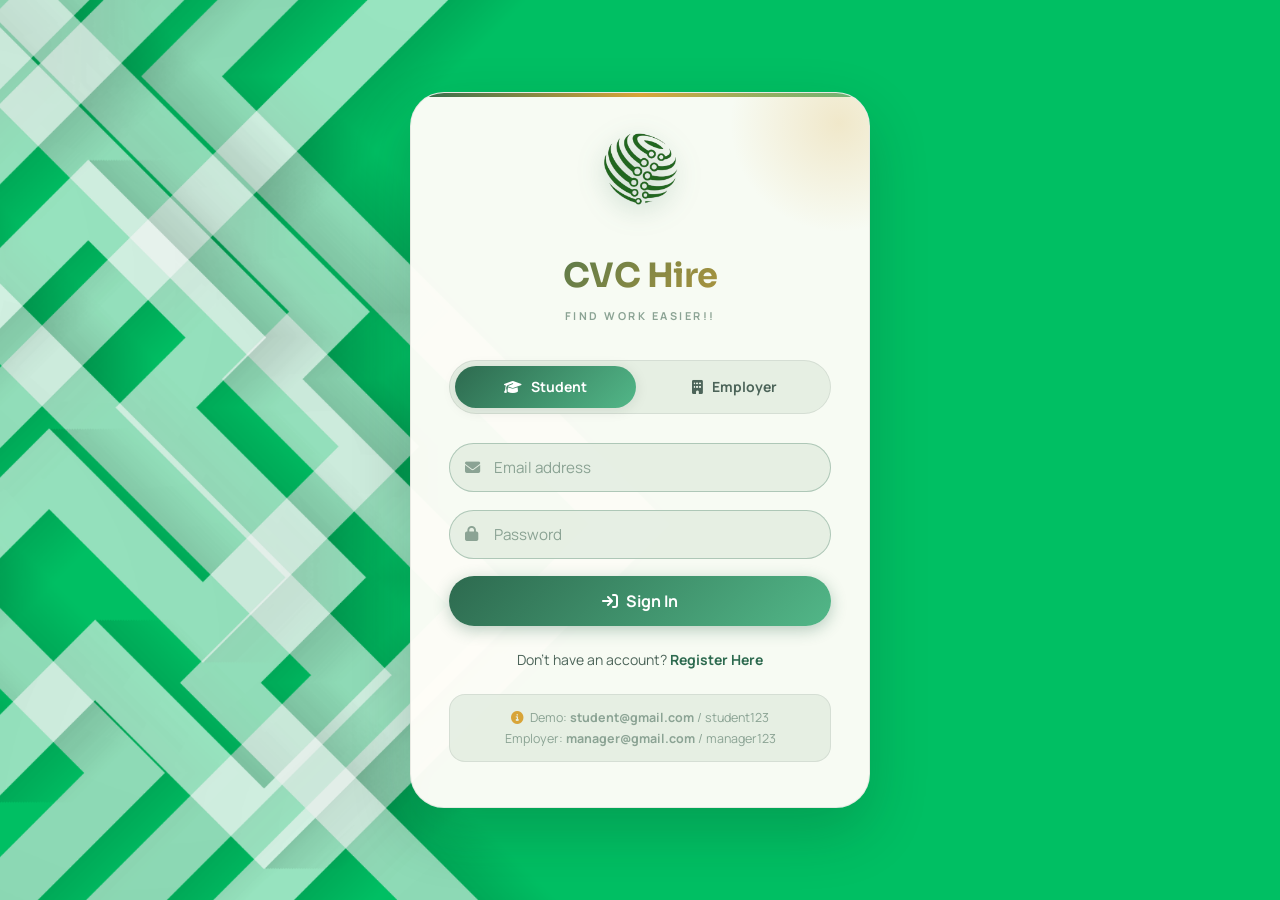
<file: index.html>
<!DOCTYPE html>
<html lang="en">
<head>
    <meta charset="UTF-8">
    <meta name="viewport" content="width=device-width, initial-scale=1.0">
    <title>Kupal's Sign In</title>
    <link rel="stylesheet" href="https://cdnjs.cloudflare.com/ajax/libs/font-awesome/6.5.1/css/all.min.css">
    <link rel="stylesheet" href="JobPortalStyle.css">
</head>
<body class="page-login">
    
<div class="app-container">
    <div class="login-section">
        <div class="login-card">
            <div class="login-brand">
                <div class="logo-icon">
                    <img src="LOGO_jobportal.jpg" alt="Logo" style="width:150px;height:150px;object-fit:contain;">
                </div>
                <h1 style="font-weight: bold;">CVC Hire</h1>
                <span>Find Work Easier!!</span>
            </div>
            <div class="role-tabs" id="roleTabs">
                <div class="role-tab active" data-role="student"><i class="fas fa-graduation-cap"></i> Student</div>
                <div class="role-tab" data-role="employee"><i class="fas fa-building"></i> Employer</div>
            </div>
            <div class="input-group">
                <i class="fas fa-envelope"></i>
                <input type="email" id="loginEmail" placeholder="Email address">
            </div>
            <div class="input-group">
                <i class="fas fa-lock"></i>
                <input type="password" id="loginPassword" placeholder="Password">
            </div>
            <button class="login-btn" id="doLoginBtn"><i class="fas fa-arrow-right-to-bracket"></i> Sign In</button>
            <p class="register-text">Don't have an account? <a href="RegisterPage.html">Register Here</a></p>
            <div class="demo-note">
                <i class="fas fa-info-circle"></i>
                Demo: <strong>student@gmail.com</strong> / student123<br>
                Employer: <strong>manager@gmail.com</strong> / manager123
            </div>
        </div>
    </div>
</div>
<div id="toastMsg"></div>
<script src="api/apiClient.js"></script>
<script src="JobPortalscript.js"></script>
</body>
</html>
</file>
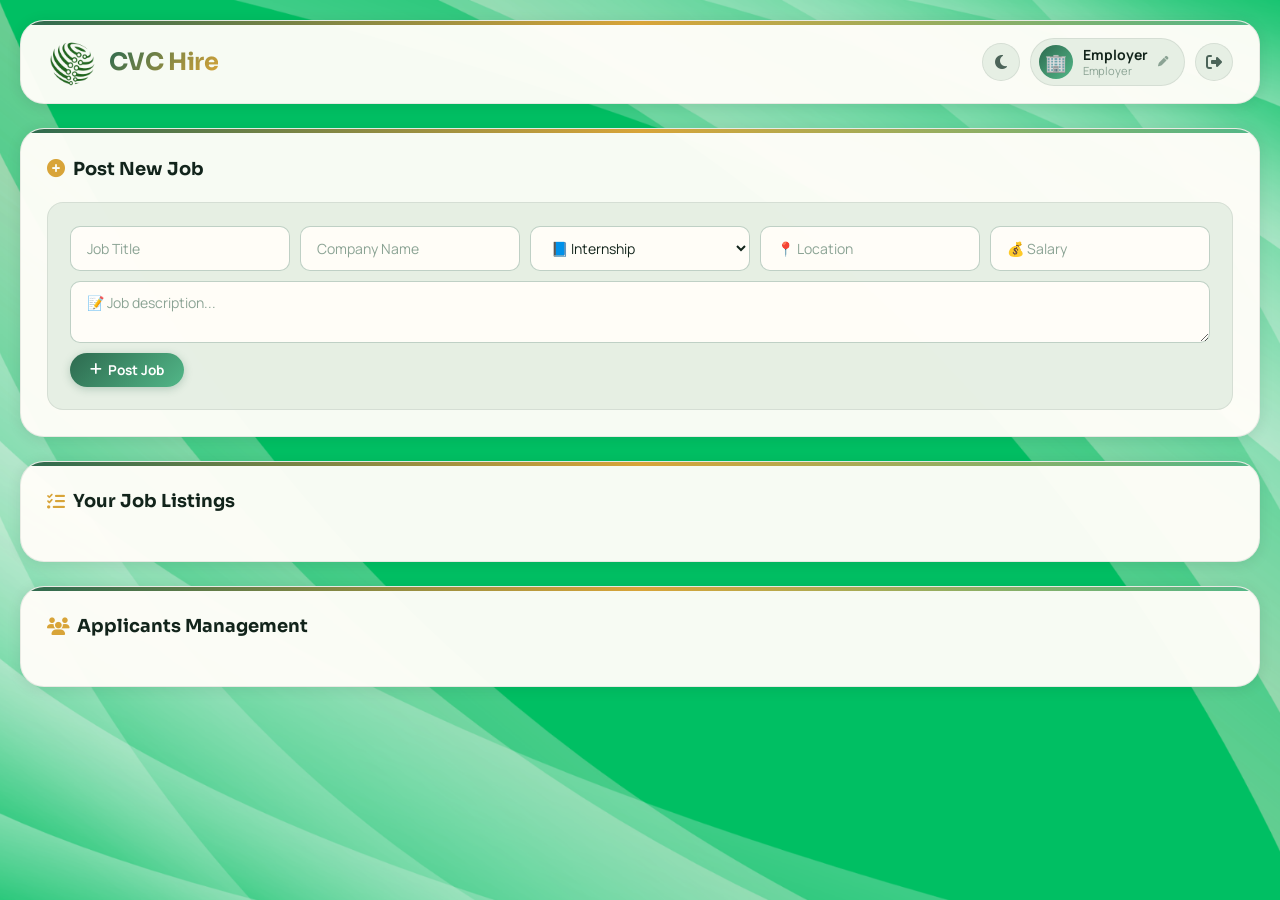
<file: EmployerDashboard.html>
<!DOCTYPE html>
<html lang="en">
<head>
    <meta charset="UTF-8">
    <meta name="viewport" content="width=device-width, initial-scale=1.0">
    <title>Employer Dashboard</title>
    <link rel="stylesheet" href="https://cdnjs.cloudflare.com/ajax/libs/font-awesome/6.5.1/css/all.min.css">
    <link rel="stylesheet" href="JobPortalStyle.css">
</head>
<body class="page-employer">
    

<div id="employerDashboard" class="dashboard-section" style="display:block;">

    <!-- Header -->
    <div class="dashboard-header">
        <div class="logo">
            <div class="logo-icon">
                    <img src="LOGO_jobportal.jpg" alt="Logo" style="width:90px;height:90px;object-fit:contain;">
                </div>
            <div class="logo-text">
                <h1 style="font-weight: bold;">CVC Hire</h1>
                <span></span>
            </div>
        </div>
        <div class="header-actions">
            <button class="dark-toggle" id="darkModeToggle2" title="Toggle dark mode"><i class="fas fa-moon"></i></button>
            <div class="user-welcome" id="empProfileTrigger" title="Edit company profile">
                <div class="user-avatar" id="empUserAvatar">🏢</div>
                <div class="user-info">
                    <span class="user-name" id="empWelcome">Employer</span>
                    <span class="user-role">Employer</span>
                </div>
                <i class="fas fa-pen"></i>
            </div>
            <button class="logout-btn" id="empLogoutBtn" title="Logout"><i class="fas fa-sign-out-alt"></i></button>
        </div>
    </div>

    <div class="dashboard-main">

        <!-- Post New Job -->
        <div class="dashboard-panel">
            <div class="panel-header"><h3><i class="fas fa-plus-circle"></i> Post New Job</h3></div>
            <div class="add-job-form">
                <input type="text" id="jobTitle" placeholder="Job Title">
                <input type="text" id="jobCompany" placeholder="Company Name">
                <select id="jobType">
                    <option value="internship">📘 Internship</option>
                    <option value="fulltime">💼 Full-Time</option>
                    <option value="remote">🏠 Remote</option>
                </select>
                <input type="text" id="jobLocation" placeholder="📍 Location">
                <input type="text" id="jobSalary" placeholder="💰 Salary">
                <textarea id="jobDesc" placeholder="📝 Job description..." rows="2"></textarea>
                <button class="btn-primary" id="postJobBtn"><i class="fas fa-plus"></i> Post Job</button>
            </div>
        </div>

        <!-- Job Listings -->
        <div class="dashboard-panel">
            <div class="panel-header"><h3><i class="fas fa-list-check"></i> Your Job Listings</h3></div>
            <div id="employerJobsList" class="job-list"></div>
        </div>

        <!-- Applicants -->
        <div class="dashboard-panel">
            <div class="panel-header"><h3><i class="fas fa-users"></i> Applicants Management</h3></div>
            <div id="allApplicationsList" class="job-list"></div>
        </div>

    </div>
</div>

<div id="companyProfileModal" class="modal-overlay">
    <div class="modal-box modal-box--large">
        <button class="modal-close" id="closeCompanyProfileModal"><i class="fas fa-times"></i></button>
        <h2 class="modal-title">Company Profile</h2>
        <p class="modal-subtitle">This information is visible to students browsing your job listings</p>

        <div class="profile-preview">
            <div class="preview-photo-wrap">
                <div class="preview-avatar">🏢</div>
            </div>
            <div class="preview-name" id="cpPreviewName">Your Company</div>
            <div class="preview-role">Employer</div>
        </div>

        <div class="profile-tabs">
            <button class="profile-tab-btn active" data-tab="cpcontact"><i class="fas fa-user-tie"></i> Contact</button>
            <button class="profile-tab-btn" data-tab="cpcompany"><i class="fas fa-building"></i> Company</button>
        </div>

        <!-- TAB: Contact -->
        <div class="profile-tab-content active" id="tab-cpcontact">
            <div class="form-group">
                <label><i class="fas fa-user"></i> Contact Person Name</label>
                <input type="text" id="cpContactName" placeholder="e.g. Juan Dela Cruz">
            </div>
            <div class="form-group">
                <label><i class="fas fa-phone"></i> Contact / Company Number</label>
                <input type="tel" id="cpPhone" placeholder="e.g. 09XX-XXX-XXXX or (02) XXX-XXXX">
            </div>
            <div class="form-group">
                <label><i class="fas fa-map-marker-alt"></i> Office Address</label>
                <input type="text" id="cpAddress" placeholder="e.g. Brgy., City, Province">
            </div>
        </div>

        <!-- TAB: Company Details -->
        <div class="profile-tab-content" id="tab-cpcompany">
            <div class="form-group">
                <label><i class="fas fa-building"></i> Company Name</label>
                <input type="text" id="cpCompanyName" placeholder="e.g. TechCorp Inc.">
            </div>
            <div class="form-group">
                <label><i class="fas fa-industry"></i> Industry</label>
                <input type="text" id="cpIndustry" placeholder="e.g. Information Technology, Healthcare, BPO...">
            </div>
            <div class="form-group">
                <label><i class="fas fa-globe"></i> Website</label>
                <input type="url" id="cpWebsite" placeholder="https://yourcompany.com">
            </div>
            <div class="form-group">
                <label><i class="fas fa-align-left"></i> Company Description</label>
                <textarea id="cpDescription" rows="5" placeholder="Tell students about your company, culture, and what makes you a great place to work..."></textarea>
            </div>
        </div>

        <div class="modal-actions" style="margin-top:1.4rem;">
            <button class="btn-cancel" id="cancelCompanyProfileBtn">Cancel</button>
            <button class="btn-save" id="saveCompanyProfileBtn"><i class="fas fa-check"></i> Save Profile</button>
        </div>
    </div>
</div>

<!-- ══ Applicant Detail Modal ══ -->
<div id="applicantDetailModal" class="modal-overlay">
    <div class="modal-box wide">
        <button class="modal-close" id="closeApplicantDetailModal"><i class="fas fa-times"></i></button>
        <h2 class="modal-title" id="applicantDetailName">Applicant Profile</h2>
        <p class="modal-subtitle">Student profile details</p>
        <div id="applicantDetailContent"></div>
    </div>
</div>

<!-- ══ Interview / Message Modal ══ -->
<div id="interviewModal" class="modal-overlay">
    <div class="modal-box wide">
        <button class="modal-close" id="closeInterviewModal"><i class="fas fa-times"></i></button>
        <h2 class="modal-title" id="ivTitle">Interview Chat</h2>
        <p class="modal-subtitle" id="ivSubtitle"></p>
        <div id="ivMessages" class="iv-messages-box"></div>
        <div class="iv-input-row">
            <textarea id="ivInput" class="iv-input" placeholder="Type your message… (Enter to send, Shift+Enter for new line)" rows="2"></textarea>
            <button class="iv-send-btn" id="ivSendBtn"><i class="fas fa-paper-plane"></i></button>
        </div>
    </div>
</div>

<div id="toastMsg"></div>
<script src="api/apiClient.js"></script>
<script src="JobPortalscript.js"></script>
</body>
</html>
</file>
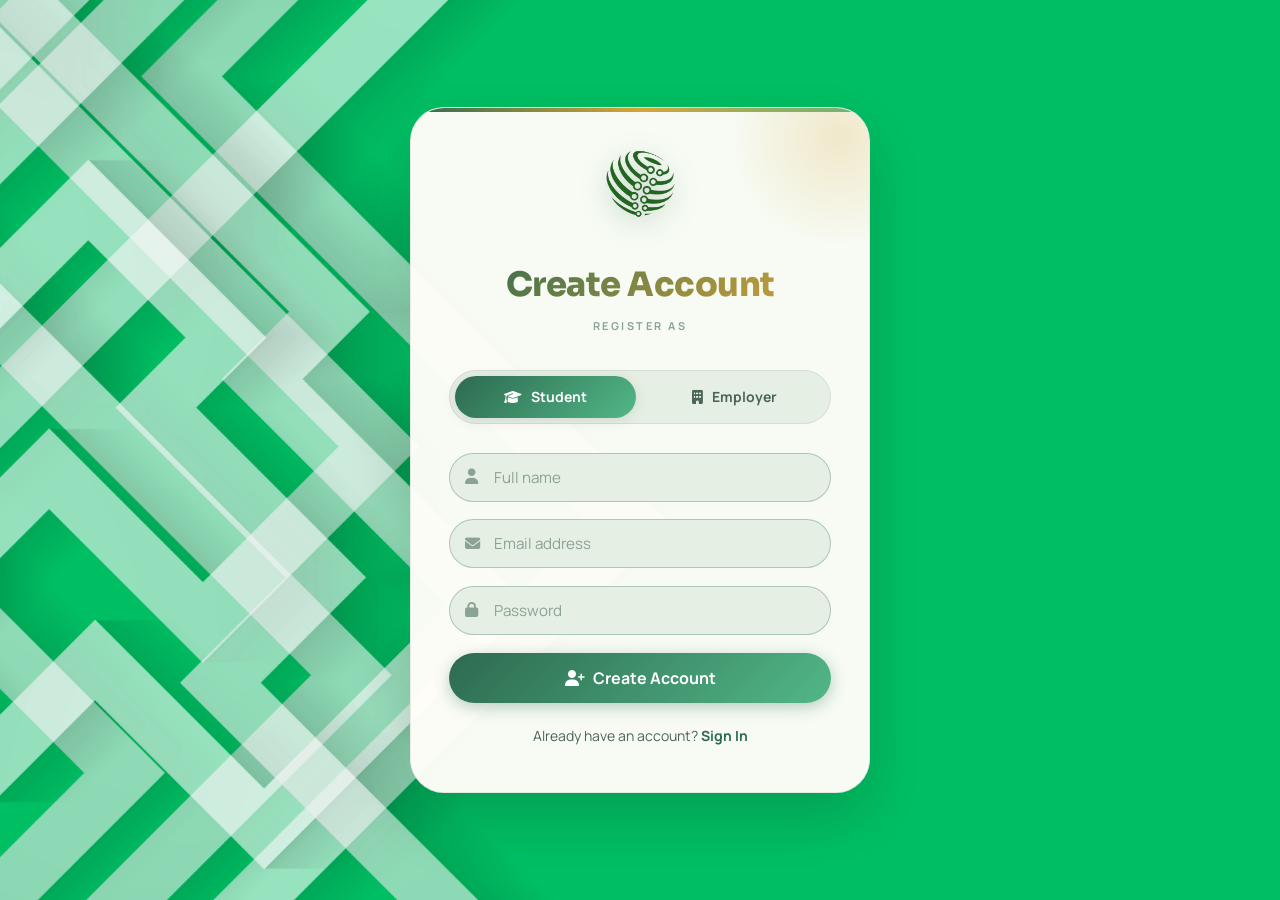
<file: RegisterPage.html>
<!DOCTYPE html>
<html lang="en">
<head>
    <meta charset="UTF-8">
    <meta name="viewport" content="width=device-width, initial-scale=1.0">
    <title>Kupal's Register</title>
    <link rel="stylesheet" href="https://cdnjs.cloudflare.com/ajax/libs/font-awesome/6.5.1/css/all.min.css">
    <link rel="stylesheet" href="JobPortalStyle.css">
</head>
<body class="page-register">
    
<div class="app-container">
    <div class="login-section">
        <div class="login-card">
            <div class="login-brand">
                <div class="logo-icon">
                    <img src="LOGO_jobportal.jpg" alt="Logo" style="width:140px;height:140px;object-fit:contain;">
                </div>
                <h1>Create Account</h1>
                <span>Register as </span>
            </div>
            <div class="role-tabs" id="registerRoleTabs">
                <div class="role-tab active" data-role="student"><i class="fas fa-graduation-cap"></i> Student</div>
                <div class="role-tab" data-role="employee"><i class="fas fa-building"></i> Employer</div>
            </div>
            <div class="input-group">
                <i class="fas fa-user"></i>
                <input type="text" id="registerName" placeholder="Full name">
            </div>
            <div class="input-group">
                <i class="fas fa-envelope"></i>
                <input type="email" id="registerEmail" placeholder="Email address">
            </div>
            <div class="input-group">
                <i class="fas fa-lock"></i>
                <input type="password" id="registerPassword" placeholder="Password">
            </div>
            <button class="login-btn" id="registerBtn"><i class="fas fa-user-plus"></i> Create Account</button>
            <p class="register-text">Already have an account? <a href="index.html">Sign In</a></p>
        </div>
        
    </div>
</div>
<div id="toastMsg"></div>
<script src="api/apiClient.js"></script>
<script src="JobPortalscript.js"></script>
</body>
</html>
</file>
<file: JobPortalStyle.css>
@import url('https://fonts.googleapis.com/css2?family=Sora:wght@400;600;700;800&family=Manrope:wght@400;500;600;700;800&display=swap');


*, *::before, *::after { margin: 0; padding: 0; box-sizing: border-box; }

/* ══════════════════════════════════════
   LIGHT MODE — warm ivory glass over forest
   green photography, gold "growth" accent
   ══════════════════════════════════════ */
:root {
    --bg:         rgba(250, 248, 241, 0.70);
    --surface:    rgba(255, 253, 248, 0.97);
    --surface2:   rgba(228, 238, 226, 0.92);
    --border:     rgba(18, 36, 27, 0.08);
    --border2:    rgba(45, 106, 79, 0.30);
    --text:       #12241b;
    --text2:      #4c6459;
    --text3:      #8ba394;
    --accent:     #2d6a4f;
    --accent2:    #52b788;
    --accent-bg:  rgba(45, 106, 79, 0.13);
    --accent-rgb: 45, 106, 79;
    --green:      #2d6a4f;
    --green-rgb:  45,106,79;
    --green-bg:   rgba(45,106,79,0.12);
    --amber:      #c98a2c;
    --amber-bg:   rgba(201,138,44,0.13);
    --red:        #b23a2e;
    --red-bg:     rgba(178,58,46,0.10);
    --purple:     #6d5daf;
    --purple-bg:  rgba(109,93,175,0.11);
    --gold:       #d8a438;
    --gold2:      #f2c572;
    --gold-bg:    rgba(216,164,56,0.15);
    --gold-rgb:   216,164,56;
    --radius:     16px;
    --radius-sm:  10px;
    --radius-lg:  24px;
    --radius-xl:  34px;
    --shadow:     0 2px 14px rgba(18,36,27,0.10);
    --shadow-md:  0 10px 28px rgba(18,36,27,0.14);
    --shadow-lg:  0 24px 60px rgba(18,36,27,0.20);
    --font:       'Manrope', sans-serif;
    --font-serif: 'Sora', sans-serif;
    --transition: 0.22s cubic-bezier(0.4,0,0.2,1);
    --growth-line: linear-gradient(90deg, var(--accent) 0%, var(--gold) 50%, var(--accent2) 100%);
}

/* ══════════════════════════════════════
   DARK MODE — deep pine surfaces,
   luminous leaf + gold glow accents
   ══════════════════════════════════════ */
body.dark-mode {
    --bg:         #0f1c16;
    --surface:    #16261e;
    --surface2:   #1c2f25;
    --border:     rgba(255,255,255,0.08);
    --border2:    rgba(82,183,136,0.32);
    --text:       #edf3ee;
    --text2:      #a9c2b4;
    --text3:      #6e8779;
    --accent:     #52b788;
    --accent2:    #83d9ae;
    --accent-bg:  rgba(82,183,136,0.17);
    --accent-rgb: 82, 183, 136;
    --green:      #52b788;
    --green-rgb:  82,183,136;
    --green-bg:   rgba(82,183,136,0.15);
    --amber:      #e8b34e;
    --amber-bg:   rgba(232,179,78,0.15);
    --red:        #e2685a;
    --red-bg:     rgba(226,104,90,0.14);
    --purple:     #9689d6;
    --purple-bg:  rgba(150,137,214,0.15);
    --gold:       #f0c462;
    --gold2:      #f7da9b;
    --gold-bg:    rgba(240,196,98,0.16);
    --gold-rgb:   240,196,98;
    --shadow:     0 2px 12px rgba(0,0,0,0.28);
    --shadow-md:  0 10px 28px rgba(0,0,0,0.36);
    --shadow-lg:  0 24px 60px rgba(0,0,0,0.5);
}

/* ══ BASE BODY ══ */
body {
    font-family: var(--font);
    background: var(--bg);
    color: var(--text);
    min-height: 100vh;
    line-height: 1.6;
    transition: background var(--transition), color var(--transition);
    padding: 20px;
}

/* ══ PER-PAGE BACKGROUNDS ══ */
body.page-login,
body.page-register {
    background-image: url('LogIn_and_Register.jpg');
    background-size: cover;
    background-position: center;
    background-attachment: fixed;
}

body.page-student {
    background-image: url('Students_BG.png');
    background-size: cover;
    background-position: center;
    background-attachment: fixed;
}

body.page-employer {
    background-image: url('Employer_BG.png');
    background-size: cover;
    background-position: center;
    background-attachment: fixed;
}

::-webkit-scrollbar { width: 6px; height: 6px; }
::-webkit-scrollbar-track { background: transparent; }
::-webkit-scrollbar-thumb { background: var(--border2); border-radius: 99px; }

/* ══ LOGIN / REGISTER ══ */
.app-container { max-width: 1440px; margin: 0 auto; }

.login-section {
    display: flex; justify-content: center; align-items: center;
    min-height: calc(100vh - 40px);
}

.login-card {
    width: 100%; max-width: 460px;
    background: var(--surface);
    border: 1px solid var(--border);
    border-radius: var(--radius-xl);
    padding: 2.8rem 2.4rem;
    box-shadow: var(--shadow-lg);
    animation: slideUp 0.45s cubic-bezier(0.4,0,0.2,1) both;
    position: relative;
    overflow: hidden;
}

/* Signature "growth line" — every major panel opens with this gradient,
   a quiet nod to career trajectories: forest -> gold -> leaf */
.login-card::before,
.dashboard-header::before,
.dashboard-panel::before,
.modal-box::before {
    content: "";
    position: absolute; top: 0; left: 0; right: 0; height: 4px;
    background: var(--growth-line);
}

.login-card::after {
    content: "";
    position: absolute; top: -80px; right: -80px;
    width: 220px; height: 220px; border-radius: 50%;
    background: radial-gradient(circle, rgba(var(--gold-rgb),0.22), transparent 70%);
    pointer-events: none;
}

.login-brand { text-align: center; margin-bottom: 2rem; position: relative; }

.login-brand .logo-icon {
    background: transparent;
    box-shadow: none;
    width: 56px; height: 56px;
    display: inline-flex; align-items: center; justify-content: center;
    margin: 0 auto 12px;
    filter: drop-shadow(0 6px 14px rgba(var(--accent-rgb),0.35));
}

.login-brand h1 {
    font-family: var(--font-serif); font-size: 2.1rem; font-weight: 800;
    letter-spacing: -0.5px;
    background: linear-gradient(135deg, var(--accent), var(--gold));
    -webkit-background-clip: text; background-clip: text; color: transparent;
}
.login-brand span {
    font-size: 0.68rem; letter-spacing: 2.5px; color: var(--text3);
    font-weight: 700; text-transform: uppercase;
}

.role-tabs {
    display: flex; gap: 8px;
    background: var(--surface2); border: 1px solid var(--border);
    padding: 5px; border-radius: 99px; margin-bottom: 1.8rem;
}
.role-tab {
    flex: 1; text-align: center; padding: 10px 0; border-radius: 99px;
    cursor: pointer; font-weight: 700; font-size: 0.875rem; color: var(--text2);
    transition: all var(--transition); user-select: none;
}
.role-tab.active { background: linear-gradient(135deg, var(--accent), var(--accent2)); color: #fff; box-shadow: var(--shadow); }
.role-tab i { margin-right: 6px; }

.input-group { position: relative; margin-bottom: 1.1rem; }
.input-group i {
    position: absolute; left: 16px; top: 50%; transform: translateY(-50%);
    color: var(--text3); font-size: 0.95rem; pointer-events: none;
}
.input-group input {
    width: 100%; padding: 13px 16px 13px 44px;
    border: 1.5px solid var(--border2); border-radius: 99px;
    font-family: var(--font); font-size: 0.95rem;
    background: var(--surface2); color: var(--text); outline: none;
    transition: border-color var(--transition), box-shadow var(--transition);
}
.input-group input:focus {
    border-color: var(--accent);
    box-shadow: 0 0 0 3px var(--accent-bg);
    background: var(--surface);
}
.input-group input::placeholder { color: var(--text3); }

.login-btn {
    width: 100%;
    background: linear-gradient(135deg, var(--accent), var(--accent2));
    color: white; border: none; padding: 14px; border-radius: 99px;
    font-family: var(--font); font-weight: 700; font-size: 1rem; cursor: pointer;
    display: flex; align-items: center; justify-content: center; gap: 8px;
    transition: all var(--transition);
    box-shadow: 0 4px 16px rgba(var(--accent-rgb),0.32);
    margin-top: 0.4rem;
}
.login-btn:hover { transform: translateY(-2px); box-shadow: 0 10px 26px rgba(var(--accent-rgb),0.42); }
.login-btn:active { transform: translateY(0); }

.register-text { text-align: center; margin-top: 1.4rem; font-size: 0.875rem; color: var(--text2); }
.register-text a { color: var(--accent); font-weight: 700; text-decoration: none; }
.register-text a:hover { color: var(--gold); text-decoration: underline; }

.demo-note {
    margin-top: 1.4rem; background: var(--surface2); border: 1px solid var(--border);
    border-radius: var(--radius); padding: 12px 16px;
    font-size: 0.78rem; color: var(--text3); text-align: center; line-height: 1.7;
}
.demo-note i { color: var(--gold); margin-right: 4px; }

/* ══ DASHBOARD LAYOUT ══ */
.dashboard-section { display: none; animation: slideUp 0.35s ease both; }

.dashboard-header {
    background: var(--surface); border: 1px solid var(--border);
    border-radius: var(--radius-lg); padding: 1rem 1.6rem;
    margin-bottom: 1.5rem;
    display: flex; align-items: center; justify-content: space-between;
    flex-wrap: wrap; gap: 1rem;
    box-shadow: var(--shadow); position: sticky; top: 20px; z-index: 100;
    overflow: hidden;
}

.logo { display: flex; align-items: center; gap: 12px; }

.logo-icon {
    background: transparent;
    box-shadow: none;
    width: 50px; height: 50px;
    display: flex; align-items: center; justify-content: center;
    transition: transform var(--transition);
}
.logo:hover .logo-icon { transform: rotate(6deg) scale(1.05); }

.logo-text h1 {
    font-family: var(--font-serif); font-size: 1.5rem; font-weight: 800;
    letter-spacing: -0.4px;
    background: linear-gradient(135deg, var(--accent), var(--gold));
    -webkit-background-clip: text; background-clip: text; color: transparent; line-height: 1.1;
}
.logo-text span { font-size: 0.62rem; letter-spacing: 2px; color: var(--text3); font-weight: 700; text-transform: uppercase; }

.header-actions { display: flex; align-items: center; gap: 10px; }

.dark-toggle {
    width: 38px; height: 38px; background: var(--surface2); border: 1px solid var(--border);
    border-radius: 99px; cursor: pointer; display: flex; align-items: center; justify-content: center;
    font-size: 1rem; color: var(--text2); transition: all var(--transition);
}
.dark-toggle:hover { background: var(--gold-bg); color: var(--gold); border-color: var(--gold); transform: rotate(20deg); }

.user-welcome {
    display: flex; align-items: center; gap: 10px;
    background: var(--surface2); border: 1px solid var(--border);
    padding: 6px 16px 6px 8px; border-radius: 99px;
    cursor: pointer; transition: all var(--transition);
}
.user-welcome:hover { border-color: var(--accent); background: var(--accent-bg); }

.user-avatar {
    width: 34px; height: 34px;
    background: linear-gradient(135deg, var(--accent), var(--accent2));
    border-radius: 50%; display: flex; align-items: center; justify-content: center;
    font-size: 1.1rem; overflow: hidden;
}
.user-avatar img { width: 100%; height: 100%; object-fit: cover; border-radius: 50%; }
.user-info { display: flex; flex-direction: column; line-height: 1.2; }
.user-name { font-size: 0.875rem; font-weight: 700; color: var(--text); }
.user-role { font-size: 0.7rem; color: var(--text3); }
.user-welcome i { font-size: 0.65rem; color: var(--text3); }

.logout-btn {
    width: 38px; height: 38px; background: var(--surface2); border: 1px solid var(--border);
    border-radius: 99px; cursor: pointer; display: flex; align-items: center; justify-content: center;
    font-size: 1rem; color: var(--text2); transition: all var(--transition);
}
.logout-btn:hover { background: var(--red-bg); color: var(--red); border-color: var(--red); }

/* ══ STATS ══ */
.stats-grid {
    display: grid; grid-template-columns: repeat(auto-fit, minmax(200px, 1fr));
    gap: 1rem; margin-bottom: 1.5rem;
}
.stat-card {
    background: var(--surface); border: 1px solid var(--border); border-radius: var(--radius);
    padding: 1.2rem 1.4rem; display: flex; align-items: center; gap: 1rem;
    box-shadow: var(--shadow); transition: all var(--transition); cursor: pointer;
    position: relative;
}
.stat-card:hover { transform: translateY(-4px); box-shadow: var(--shadow-md); border-color: var(--gold); }
.stat-icon {
    width: 50px; height: 50px; flex-shrink: 0;
    background: linear-gradient(135deg, var(--accent-bg), var(--gold-bg));
    border-radius: var(--radius-sm); display: flex; align-items: center; justify-content: center;
    font-size: 1.3rem; color: var(--accent);
}
.stat-info h3 { font-size: 1.8rem; font-weight: 800; line-height: 1.1; font-family: var(--font-serif); }
.stat-info p { font-size: 0.8rem; color: var(--text2); margin-top: 2px; }

/* ══ SEARCH & FILTERS ══ */
.search-bar { display: flex; gap: 10px; flex-wrap: wrap; margin-bottom: 1.5rem; }
.search-input {
    flex: 2; min-width: 200px; padding: 12px 20px;
    border: 1.5px solid var(--border2); border-radius: 99px; outline: none;
    font-family: var(--font); font-size: 0.9rem; background: var(--surface); color: var(--text);
    transition: all var(--transition);
}
.search-input:focus { border-color: var(--accent); box-shadow: 0 0 0 3px var(--accent-bg); }
.search-input::placeholder { color: var(--text3); }

select {
    padding: 12px 18px; border: 1.5px solid var(--border2); border-radius: 99px;
    font-family: var(--font); font-size: 0.875rem; background: var(--surface); color: var(--text);
    cursor: pointer; outline: none; transition: border-color var(--transition);
}
select:focus { border-color: var(--accent); }

.filter-group { display: flex; gap: 8px; flex-wrap: wrap; }
.filter-btn {
    background: var(--surface2); border: 1.5px solid var(--border);
    padding: 9px 20px; border-radius: 99px;
    font-family: var(--font); font-weight: 700; font-size: 0.85rem;
    color: var(--text2); cursor: pointer; transition: all var(--transition);
}
.filter-btn:hover { border-color: var(--gold); color: var(--gold); }
.filter-btn.active {
    background: linear-gradient(135deg, var(--accent), var(--accent2)); border-color: var(--accent); color: white;
    box-shadow: 0 4px 12px rgba(var(--accent-rgb),0.32);
}

/* ══ PANELS & CARDS ══ */
.dashboard-main { display: flex; flex-direction: column; gap: 1.5rem; }

.dashboard-panel {
    background: var(--surface); border: 1px solid var(--border);
    border-radius: var(--radius-lg); padding: 1.6rem; box-shadow: var(--shadow);
    position: relative; overflow: hidden;
}
.panel-header {
    display: flex; justify-content: space-between; align-items: center;
    flex-wrap: wrap; gap: 1rem; margin-bottom: 1.2rem;
}
.panel-header h3 { font-family: var(--font-serif); font-size: 1.12rem; font-weight: 700; display: flex; align-items: center; gap: 8px; }
.panel-header h3 i { color: var(--gold); }

.job-list { display: flex; flex-direction: column; gap: 10px; }

.job-card {
    background: var(--surface2); border: 1.5px solid var(--border); border-radius: var(--radius);
    padding: 1.1rem 1.4rem 1.1rem 1.2rem; display: flex; justify-content: space-between;
    align-items: center; flex-wrap: wrap; gap: 1rem;
    transition: all var(--transition); cursor: pointer;
    border-left: 4px solid var(--border2);
}
.job-card:hover {
    border-color: var(--accent); border-left-color: var(--gold); background: var(--surface);
    box-shadow: var(--shadow-md); transform: translateX(4px);
}
/* job-type accent — encodes the listing type at a glance */
.job-card[data-type="internship"] { border-left-color: var(--gold); }
.job-card[data-type="fulltime"]   { border-left-color: var(--accent); }
.job-card[data-type="remote"]     { border-left-color: var(--accent2); }

.job-info h4 { font-size: 1rem; font-weight: 700; margin-bottom: 4px; color: var(--text); }
.job-meta { display: flex; flex-wrap: wrap; gap: 12px; font-size: 0.82rem; color: var(--text2); margin: 6px 0; }
.job-meta span { display: flex; align-items: center; gap: 5px; }
.job-meta i { color: var(--text3); font-size: 0.75rem; }
.job-actions { display: flex; gap: 8px; flex-wrap: wrap; align-items: center; }

/* ══ BUTTONS ══ */
.btn-primary {
    background: linear-gradient(135deg, var(--accent), var(--accent2));
    color: white; border: none; padding: 8px 20px; border-radius: 99px;
    font-family: var(--font); font-weight: 700; font-size: 0.85rem;
    cursor: pointer; transition: all var(--transition);
    box-shadow: 0 2px 8px rgba(var(--accent-rgb),0.28);
    display: inline-flex; align-items: center; gap: 6px;
}
.btn-primary:hover { transform: translateY(-2px); box-shadow: 0 8px 18px rgba(var(--accent-rgb),0.4); }
.btn-primary:disabled { opacity: 0.5; cursor: not-allowed; transform: none; }

.btn-outline {
    background: var(--surface); border: 1.5px solid var(--border2); color: var(--text2);
    padding: 8px 18px; border-radius: 99px;
    font-family: var(--font); font-weight: 700; font-size: 0.85rem;
    cursor: pointer; transition: all var(--transition);
}
.btn-outline:hover { border-color: var(--accent); color: var(--accent); }
.btn-outline.saved { background: var(--gold-bg); border-color: var(--gold); color: var(--gold); }

.btn-danger {
    background: var(--red-bg); border: 1.5px solid var(--red); color: var(--red);
    padding: 8px 18px; border-radius: 99px;
    font-family: var(--font); font-weight: 700; font-size: 0.85rem;
    cursor: pointer; transition: all var(--transition);
}
.btn-danger:hover { background: var(--red); color: white; }

.view-details-btn {
    background: var(--accent-bg); border: 1.5px solid var(--accent); color: var(--accent);
    padding: 8px 18px; border-radius: 99px;
    font-family: var(--font); font-weight: 700; font-size: 0.85rem;
    cursor: pointer; transition: all var(--transition);
}
.view-details-btn:hover { background: var(--accent); color: white; }

/* ══ STATUS BADGES ══ */
.status-badge {
    display: inline-flex; align-items: center; gap: 5px;
    padding: 5px 14px; border-radius: 99px;
    font-size: 0.75rem; font-weight: 800; letter-spacing: 0.3px;
}
.status-badge.Pending   { background: var(--amber-bg);  color: var(--amber); }
.status-badge.Interview { background: var(--purple-bg); color: var(--purple); }
.status-badge.Accepted  { background: var(--green-bg);  color: var(--green); }
.status-badge.Rejected  { background: var(--red-bg);    color: var(--red); }

/* ══ ADD JOB FORM ══ */
.add-job-form {
    display: flex; flex-wrap: wrap; gap: 10px;
    background: var(--surface2); border: 1px solid var(--border);
    padding: 1.4rem; border-radius: var(--radius);
}
.add-job-form input,
.add-job-form select,
.add-job-form textarea {
    flex: 1; min-width: 160px; padding: 11px 16px;
    border: 1.5px solid var(--border2); border-radius: var(--radius-sm);
    font-family: var(--font); font-size: 0.875rem;
    background: var(--surface); color: var(--text); outline: none;
    transition: border-color var(--transition); resize: vertical;
}
.add-job-form textarea { min-width: 100%; }
.add-job-form input:focus,
.add-job-form select:focus,
.add-job-form textarea:focus { border-color: var(--accent); }
.add-job-form input::placeholder,
.add-job-form textarea::placeholder { color: var(--text3); }

/* ══ MODALS ══ */
.modal-overlay {
    display: none; position: fixed; inset: 0;
    background: rgba(8,18,13,0.6);
    backdrop-filter: blur(8px); -webkit-backdrop-filter: blur(8px);
    z-index: 1000; justify-content: center; align-items: center; padding: 20px;
}
.modal-overlay.open { display: flex; }

.modal-box {
    background: var(--surface); border: 1px solid var(--border);
    border-radius: var(--radius-xl); padding: 2rem;
    width: 100%; max-width: 500px; max-height: 90vh; overflow-y: auto;
    position: relative; animation: scaleIn 0.25s cubic-bezier(0.4,0,0.2,1) both;
    box-shadow: var(--shadow-lg);
}
.modal-box.wide { max-width: 560px; }
.modal-box.modal-box--large { max-width: 620px; }

.modal-close {
    position: absolute; top: 18px; right: 20px;
    width: 32px; height: 32px; background: var(--surface2); border: 1px solid var(--border);
    border-radius: 50%; cursor: pointer; display: flex; align-items: center; justify-content: center;
    font-size: 1rem; color: var(--text2); transition: all var(--transition);
}
.modal-close:hover { background: var(--red-bg); color: var(--red); border-color: var(--red); transform: rotate(90deg); }

.modal-title {
    font-family: var(--font-serif); font-size: 1.6rem; font-weight: 800;
    background: linear-gradient(135deg, var(--accent), var(--gold));
    -webkit-background-clip: text; background-clip: text; color: transparent;
    margin-bottom: 0.3rem;
}
.modal-subtitle { font-size: 0.85rem; color: var(--text2); margin-bottom: 1.2rem; }

.job-detail-info { display: flex; flex-direction: column; gap: 12px; }
.job-detail-row {
    display: flex; gap: 10px; align-items: flex-start;
    padding: 10px 14px; background: var(--surface2); border-radius: var(--radius-sm);
    border: 1px solid var(--border);
}
.job-detail-row i { color: var(--accent); margin-top: 3px; flex-shrink: 0; }
.job-detail-row strong { font-weight: 700; font-size: 0.8rem; color: var(--text3); display: block; margin-bottom: 2px; text-transform: uppercase; letter-spacing: 0.5px; }
.job-detail-row span { font-size: 0.93rem; color: var(--text); }

.modal-actions { display: flex; gap: 10px; margin-top: 1.4rem; flex-wrap: wrap; }
.modal-actions .btn-primary,
.modal-actions .btn-outline { flex: 1; justify-content: center; display: flex; align-items: center; gap: 6px; }

/* ══ PROFILE MODAL ══ */
.profile-preview {
    background: linear-gradient(135deg, var(--accent-bg), var(--gold-bg));
    border: 1px solid var(--border); border-radius: var(--radius);
    padding: 1.2rem; display: flex; flex-direction: column; align-items: center; gap: 8px;
    margin-bottom: 1.2rem; text-align: center;
}
.preview-photo-wrap { position: relative; display: inline-block; }
.preview-avatar {
    width: 72px; height: 72px;
    background: linear-gradient(135deg, var(--accent), var(--accent2));
    border-radius: 50%; display: flex; align-items: center; justify-content: center;
    font-size: 2.2rem; box-shadow: 0 8px 20px rgba(var(--accent-rgb),0.25);
    transition: transform var(--transition); overflow: hidden;
}
.preview-avatar:hover { transform: scale(1.05); }
.preview-name { font-weight: 800; font-size: 1.1rem; font-family: var(--font-serif); }
.preview-role { font-size: 0.8rem; color: var(--text3); }

.profile-tabs {
    display: flex; gap: 6px; flex-wrap: wrap; margin-bottom: 1.2rem;
    background: var(--surface2); border: 1px solid var(--border);
    border-radius: var(--radius-sm); padding: 4px;
}
.profile-tab-btn {
    flex: 1; min-width: 80px; padding: 8px 10px; border: none;
    background: transparent; cursor: pointer;
    font-family: var(--font); font-size: 0.8rem; font-weight: 700;
    color: var(--text2); border-radius: 7px;
    display: flex; align-items: center; justify-content: center; gap: 5px;
    transition: all var(--transition); white-space: nowrap;
}
.profile-tab-btn.active { background: var(--surface); color: var(--accent); box-shadow: var(--shadow); }
.profile-tab-btn i { font-size: 0.75rem; }

.profile-tab-content { display: none; }
.profile-tab-content.active { display: block; }

.form-row-3 { display: grid; grid-template-columns: 1fr 1fr 0.45fr; gap: 10px; margin-bottom: 0; }
.form-row-2 { display: grid; grid-template-columns: 1fr 1fr; gap: 10px; margin-bottom: 0; }

.form-group { margin-bottom: 1rem; }
.form-group label {
    display: flex; align-items: center; gap: 5px;
    font-size: 0.78rem; font-weight: 700; color: var(--text2);
    margin-bottom: 5px; letter-spacing: 0.3px; text-transform: uppercase;
}
.form-group label i { font-size: 0.7rem; color: var(--gold); }
.form-group input,
.form-group textarea,
.form-group select {
    width: 100%; padding: 11px 14px;
    border: 1.5px solid var(--border2); border-radius: var(--radius-sm);
    font-family: var(--font); font-size: 0.9rem;
    background: var(--surface2); color: var(--text); outline: none;
    transition: all var(--transition); resize: vertical;
}
.form-group input:focus,
.form-group textarea:focus,
.form-group select:focus { border-color: var(--accent); box-shadow: 0 0 0 3px var(--accent-bg); background: var(--surface); }
.form-group input::placeholder,
.form-group textarea::placeholder { color: var(--text3); }

.btn-save {
    flex: 1; background: linear-gradient(135deg, var(--green), var(--accent2));
    color: white; border: none; padding: 13px; border-radius: 99px;
    font-family: var(--font); font-weight: 700; cursor: pointer;
    transition: all var(--transition); box-shadow: 0 4px 12px rgba(var(--green-rgb),0.28);
    display: flex; align-items: center; justify-content: center; gap: 7px;
}
.btn-save:hover { transform: translateY(-2px); box-shadow: 0 10px 22px rgba(var(--green-rgb),0.38); }

.btn-cancel {
    flex: 1; background: var(--surface2); border: 1.5px solid var(--border2); color: var(--text2);
    padding: 13px; border-radius: 99px; font-family: var(--font); font-weight: 700;
    cursor: pointer; transition: all var(--transition);
}
.btn-cancel:hover { background: var(--border); }

/* ══ APPLICANT DETAIL MODAL ══ */
.applicant-profile-section {
    background: var(--surface2); border: 1px solid var(--border);
    border-radius: var(--radius); padding: 1.2rem; margin-bottom: 1rem;
}
.applicant-profile-header { display: flex; align-items: center; gap: 14px; margin-bottom: 1rem; }
.applicant-avatar-lg {
    width: 60px; height: 60px; flex-shrink: 0;
    background: linear-gradient(135deg, var(--accent), var(--accent2));
    border-radius: 50%; display: flex; align-items: center; justify-content: center;
    font-size: 1.8rem; overflow: hidden;
}
.applicant-avatar-lg img { width:100%; height:100%; object-fit:cover; border-radius:50%; }
.applicant-profile-name { font-weight: 800; font-size: 1.05rem; }
.applicant-profile-meta { font-size: 0.8rem; color: var(--text2); }

.applicant-detail-grid { display: grid; grid-template-columns: 1fr 1fr; gap: 8px; margin-bottom: 10px; }
.applicant-detail-item {
    background: var(--surface); border: 1px solid var(--border);
    border-radius: var(--radius-sm); padding: 8px 12px;
}
.applicant-detail-item strong { display: block; font-size: 0.72rem; color: var(--text3); text-transform: uppercase; letter-spacing: 0.3px; margin-bottom: 2px; }
.applicant-detail-item span { font-size: 0.88rem; color: var(--text); }

/* ══ CHART ══ */
.chart-wrapper { display: flex; justify-content: center; align-items: center; padding: 1rem 0; min-height: 220px; }

/* ══ EMPTY STATE ══ */
.empty-state { text-align: center; padding: 2.5rem 1rem; color: var(--text3); font-size: 0.9rem; }
.empty-state i { font-size: 2rem; display: block; margin-bottom: 10px; opacity: 0.4; color: var(--gold); }

/* ══ TOAST ══ */
#toastMsg {
    position: fixed; bottom: 28px; left: 50%;
    transform: translateX(-50%) translateY(10px);
    background: var(--text); color: var(--surface);
    padding: 12px 26px; border-radius: 99px;
    font-weight: 700; font-size: 0.875rem;
    z-index: 9999; pointer-events: none;
    opacity: 0; transition: opacity 0.25s, transform 0.25s;
    white-space: nowrap; box-shadow: var(--shadow-md);
}
#toastMsg.show { opacity: 1; transform: translateX(-50%) translateY(0); }

/* ══ EDIT FIELDS ══ */
.edit-fields { margin-top: 10px; display: flex; flex-direction: column; gap: 6px; }
.edit-fields textarea,
.edit-fields input {
    width: 100%; padding: 9px 14px;
    border: 1.5px solid var(--border2); border-radius: var(--radius-sm);
    font-family: var(--font); font-size: 0.875rem;
    background: var(--surface); color: var(--text); outline: none;
    resize: vertical; transition: border-color var(--transition);
}
.edit-fields textarea:focus,
.edit-fields input:focus { border-color: var(--accent); }

/* ══ APP SELECT ══ */
.app-select {
    padding: 8px 14px; border: 1.5px solid var(--border2); border-radius: var(--radius-sm);
    font-family: var(--font); font-size: 0.85rem;
    background: var(--surface); color: var(--text); outline: none; cursor: pointer;
}
.app-select:focus { border-color: var(--accent); }

/* ══ INTERVIEW CHAT ══ */
.iv-messages-box {
    background: var(--surface2); border: 1px solid var(--border);
    border-radius: var(--radius);
    min-height: 260px; max-height: 340px;
    overflow-y: auto; padding: 14px;
    display: flex; flex-direction: column; gap: 12px;
    margin-bottom: 14px; scroll-behavior: smooth;
}

.iv-msg { display: flex; flex-direction: column; max-width: 80%; }
.iv-msg--me   { align-self: flex-end;   align-items: flex-end; }
.iv-msg--them { align-self: flex-start; align-items: flex-start; }

.iv-msg-bubble-row { display: flex; align-items: center; gap: 6px; }
.iv-msg--me   .iv-msg-bubble-row { flex-direction: row; }
.iv-msg--them .iv-msg-bubble-row { flex-direction: row-reverse; }

.iv-msg-bubble {
    padding: 10px 16px; border-radius: 18px;
    font-size: 0.9rem; line-height: 1.55;
    word-break: break-word; white-space: pre-wrap;
}
.iv-msg--me   .iv-msg-bubble { background: linear-gradient(135deg, var(--accent), var(--accent2)); color: #fff; border-bottom-right-radius: 4px; }
.iv-msg--them .iv-msg-bubble { background: var(--surface); border: 1px solid var(--border); color: var(--text); border-bottom-left-radius: 4px; }
.iv-msg-meta { font-size: 0.72rem; color: var(--text3); margin-top: 4px; padding: 0 4px; }

.iv-msg-delete {
    flex-shrink: 0; width: 26px; height: 26px;
    background: var(--surface2); border: 1px solid var(--border);
    color: var(--text3); border-radius: 50%; cursor: pointer;
    display: flex; align-items: center; justify-content: center;
    font-size: 0.7rem; opacity: 0; transition: all var(--transition);
}
.iv-msg:hover .iv-msg-delete { opacity: 1; }
.iv-msg-delete:hover { background: var(--red-bg); color: var(--red); border-color: var(--red); }

.iv-input-row { display: flex; gap: 10px; align-items: flex-end; }
.iv-input {
    flex: 1; padding: 11px 16px;
    border: 1.5px solid var(--border2); border-radius: var(--radius-sm);
    font-family: var(--font); font-size: 0.9rem;
    background: var(--surface2); color: var(--text); outline: none;
    resize: none; line-height: 1.5; max-height: 120px;
    transition: border-color var(--transition), box-shadow var(--transition);
}
.iv-input:focus { border-color: var(--accent); box-shadow: 0 0 0 3px var(--accent-bg); background: var(--surface); }
.iv-input::placeholder { color: var(--text3); }

.iv-send-btn {
    width: 44px; height: 44px; flex-shrink: 0;
    background: linear-gradient(135deg, var(--accent), var(--gold));
    color: white; border: none; border-radius: 50%;
    display: flex; align-items: center; justify-content: center;
    cursor: pointer; font-size: 1rem; transition: all var(--transition);
    box-shadow: 0 4px 12px rgba(var(--accent-rgb),0.32);
}
.iv-send-btn:hover { transform: scale(1.1); box-shadow: 0 6px 18px rgba(var(--gold-rgb),0.45); }

/* ══ ANIMATIONS ══ */
@keyframes slideUp {
    from { opacity: 0; transform: translateY(18px); }
    to   { opacity: 1; transform: translateY(0); }
}
@keyframes scaleIn {
    from { opacity: 0; transform: scale(0.94); }
    to   { opacity: 1; transform: scale(1); }
}

/* Staggered entrance for freshly-rendered job cards — subtle, not showy */
.job-list .job-card {
    animation: slideUp 0.32s cubic-bezier(0.4,0,0.2,1) both;
}
.job-list .job-card:nth-child(2) { animation-delay: 0.04s; }
.job-list .job-card:nth-child(3) { animation-delay: 0.08s; }
.job-list .job-card:nth-child(4) { animation-delay: 0.12s; }
.job-list .job-card:nth-child(5) { animation-delay: 0.16s; }

/* ══ RESPONSIVE ══ */
@media (max-width: 768px) {
    body { padding: 12px; }
    .dashboard-header { padding: 0.8rem 1rem; position: static; }
    .job-card { flex-direction: column; align-items: flex-start; }
    .job-actions { width: 100%; }
    .modal-box { padding: 1.4rem; border-radius: var(--radius-lg); }
    .logo-text h1 { font-size: 1.2rem; }
    .stats-grid { grid-template-columns: 1fr 1fr; }
    .user-info { display: none; }
    .form-row-3, .form-row-2 { grid-template-columns: 1fr; }
    .applicant-detail-grid { grid-template-columns: 1fr; }
    .profile-tabs { gap: 4px; }
    .profile-tab-btn { font-size: 0.72rem; padding: 7px 6px; }
    .iv-msg { max-width: 90%; }
}
@media (max-width: 480px) {
    .stats-grid { grid-template-columns: 1fr; }
    .search-bar { flex-direction: column; }
    .search-input { min-width: unset; }
}
</file>
